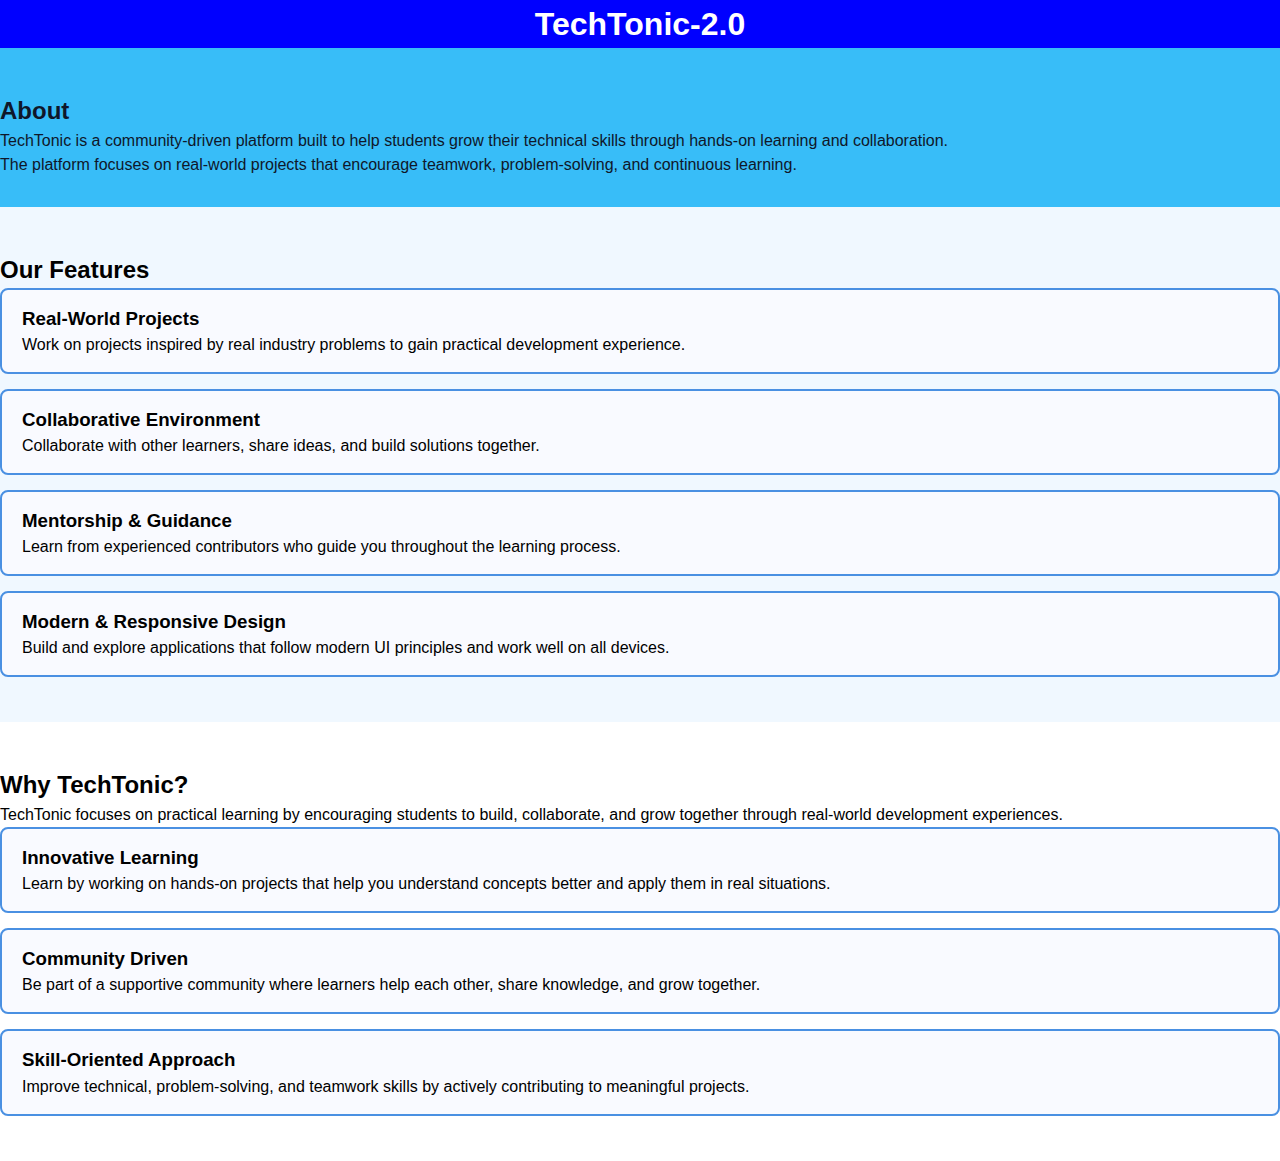
<file: contributors/IIT2025077/index.html>
<!DOCTYPE html>
<html lang="en">
  <head>
    <meta charset="UTF-8" />
    <meta name="viewport" content="width=device-width, initial-scale=1.0" />
    <title>Task 01 - Landing Section</title>
    <link rel="stylesheet" href="./style.css" />
  </head>
  <body>
    <!-- Existing content -->

    <!-- TODO: Add your new section below -->
     <div>
    <Header>
        <h1>TechTonic-2.0</h1>
     </Header>
     </div>
     <div>
     <Section class="About">
        <h2>About</h2>
        <p>TechTonic is a community-driven platform built to help students grow their technical skills through hands-on learning and collaboration.</p>
        <p>The platform focuses on real-world projects that encourage teamwork, problem-solving, and continuous learning.</p>
     </Section>
     <Section class="Features">
        <h2>Our Features</h2>
        <div>
            <h3>Real-World Projects</h3>
            <p>Work on projects inspired by real industry problems to gain practical development experience.</p>
        </div>
        <div>
        <h3>Collaborative Environment</h3>
        <p>Collaborate with other learners, share ideas, and build solutions together.</p>
        </div>
        <div>
            <h3>Mentorship & Guidance</h3>
            <p>Learn from experienced contributors who guide you throughout the learning process.</p>
        </div>
        <div>
            <h3>Modern & Responsive Design</h3>
            <p>Build and explore applications that follow modern UI principles and work well on all devices.</p>
        </div>
     </Section>
     </div>
     <Section class="Why">
        <h2>Why TechTonic?</h2>
        <p>TechTonic focuses on practical learning by encouraging students to build, collaborate, and grow together through real-world development experiences.</p>
        <article>
        <h3>Innovative Learning</h3>
        <p>
        Learn by working on hands-on projects that help you understand concepts
        better and apply them in real situations.
        </p>
        </article>
        <article>
        <h3>Community Driven</h3>
        <p>
        Be part of a supportive community where learners help each other, share knowledge, and grow together.
        </p>
        </article>
        <article>
        <h3>Skill-Oriented Approach</h3>
        <p>
        Improve technical, problem-solving, and teamwork skills by actively contributing to meaningful projects.
        </p>
        </article>
     </Section>
  </body>
</html>
</file>
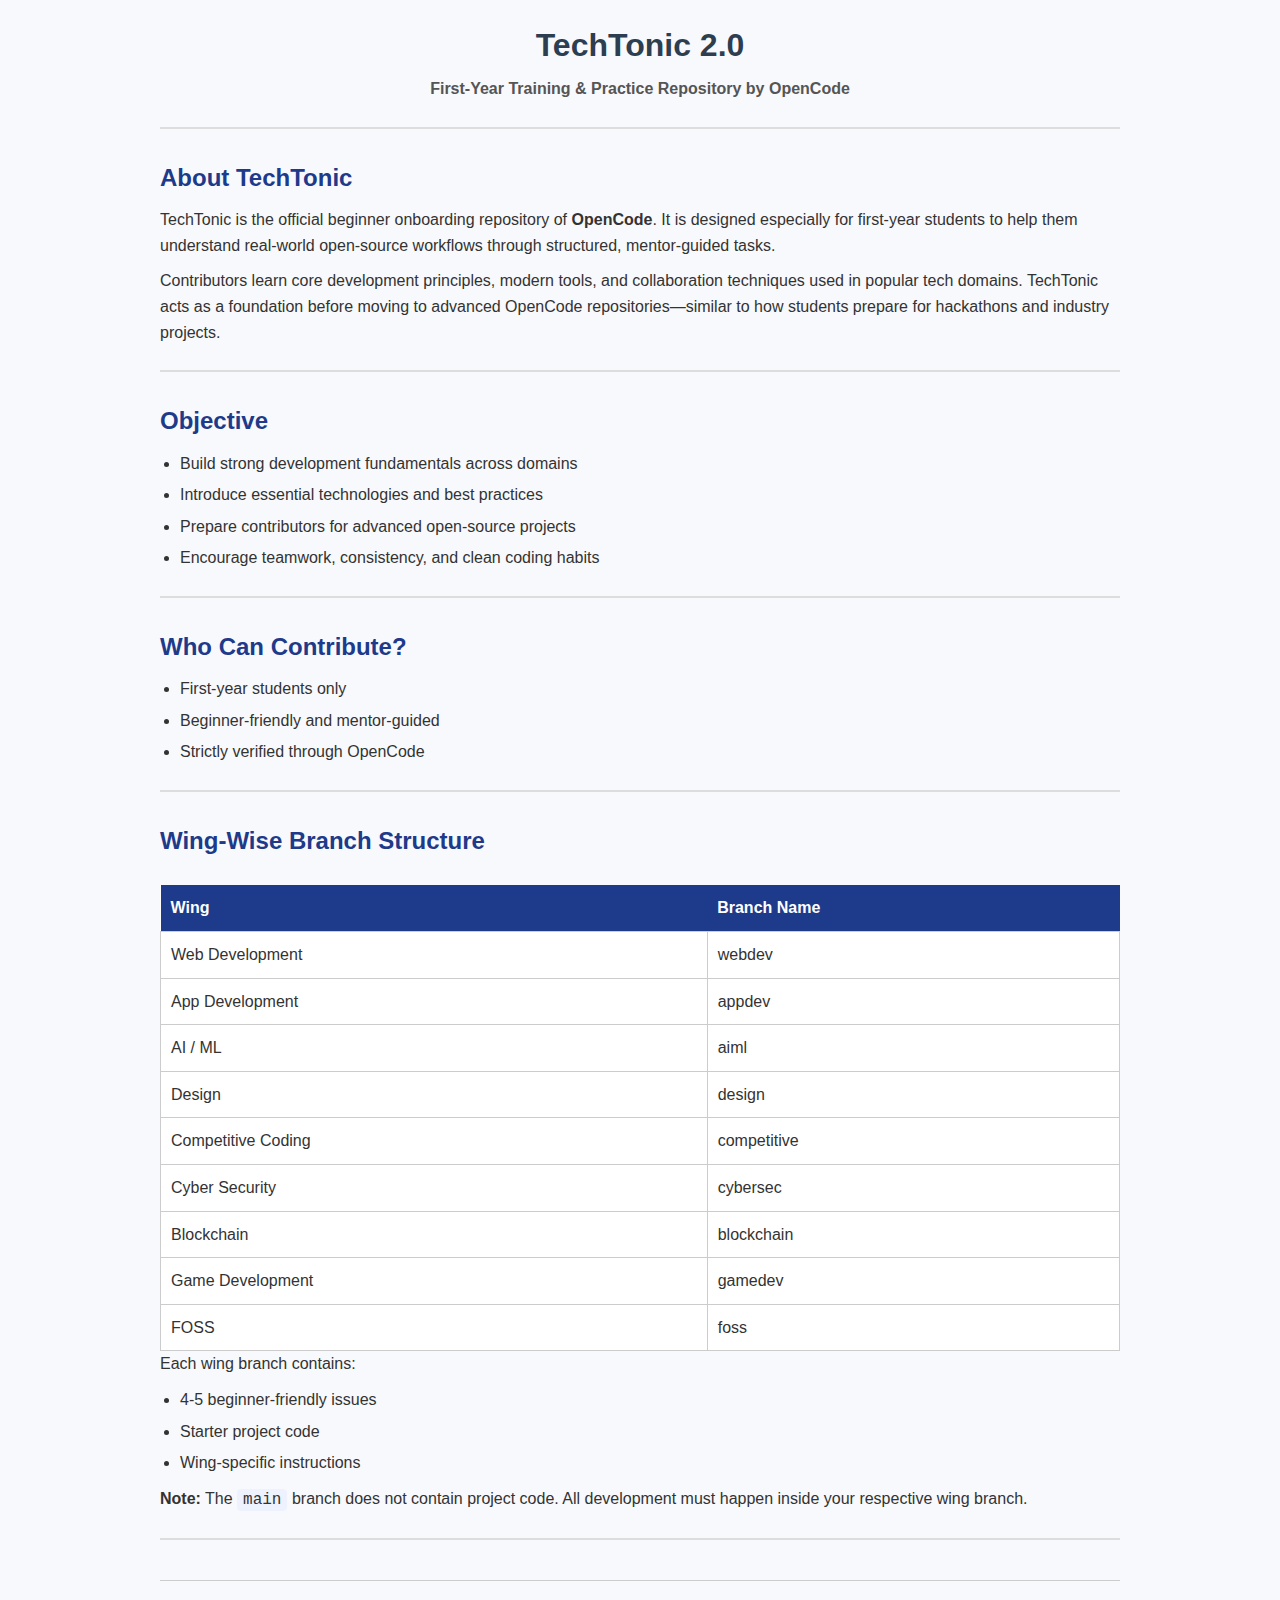
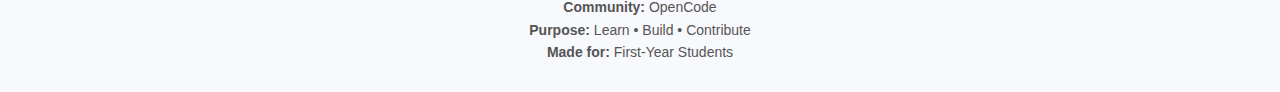
<file: webdev/contributors/task01/index.html>
<!DOCTYPE html>
<html lang="en">
<head>
    <meta charset="UTF-8">
    <meta name="viewport" content="width=device-width, initial-scale=1.0">
    <title>TechTonic 2.0 | OpenCode</title>
    <link rel="stylesheet" href="style.css">
</head>
<body>
    <div class="container">
        <h1>TechTonic 2.0</h1>
        <p class="subtitle"><strong>First-Year Training & Practice Repository by OpenCode</strong></p>
        <hr>

        <h2>About TechTonic</h2>
        <p>
            TechTonic is the official beginner onboarding repository of <strong>OpenCode</strong>.
            It is designed especially for first-year students to help them understand real-world
            open-source workflows through structured, mentor-guided tasks.
        </p>
        <p>
            Contributors learn core development principles, modern tools, and collaboration
            techniques used in popular tech domains. TechTonic acts as a foundation before
            moving to advanced OpenCode repositories—similar to how students prepare for
            hackathons and industry projects.
        </p>

        <hr>

        <h2>Objective</h2>
        <ul>
            <li>Build strong development fundamentals across domains</li>
            <li>Introduce essential technologies and best practices</li>
            <li>Prepare contributors for advanced open-source projects</li>
            <li>Encourage teamwork, consistency, and clean coding habits</li>
        </ul>

        <hr>

        <h2>Who Can Contribute?</h2>
        <ul>
            <li>First-year students only</li>
            <li>Beginner-friendly and mentor-guided</li>
            <li>Strictly verified through OpenCode</li>
        </ul>

        <hr>

        <h2>Wing-Wise Branch Structure</h2>
        <div class="table-wrapper">
            <table>
                <tr>
                    <th>Wing</th>
                    <th>Branch Name</th>
                </tr>
                <tr><td>Web Development</td><td>webdev</td></tr>
                <tr><td>App Development</td><td>appdev</td></tr>
                <tr><td>AI / ML</td><td>aiml</td></tr>
                <tr><td>Design</td><td>design</td></tr>
                <tr><td>Competitive Coding</td><td>competitive</td></tr>
                <tr><td>Cyber Security</td><td>cybersec</td></tr>
                <tr><td>Blockchain</td><td>blockchain</td></tr>
                <tr><td>Game Development</td><td>gamedev</td></tr>
                <tr><td>FOSS</td><td>foss</td></tr>
            </table>
        </div>

        <p>
            Each wing branch contains:
        </p>
        <ul>
            <li>4-5 beginner-friendly issues</li>
            <li>Starter project code</li>
            <li>Wing-specific instructions</li>
        </ul>

        <p><strong>Note:</strong> The <code>main</code> branch does not contain project code.
            All development must happen inside your respective wing branch.</p>

        <hr>

        <footer>
            <p>
                <strong>Community:</strong> OpenCode<br>
                <strong>Purpose:</strong> Learn • Build • Contribute<br>
                <strong>Made for:</strong> First-Year Students
            </p>
        </footer>

    </div>

</body>
</html>
</file>
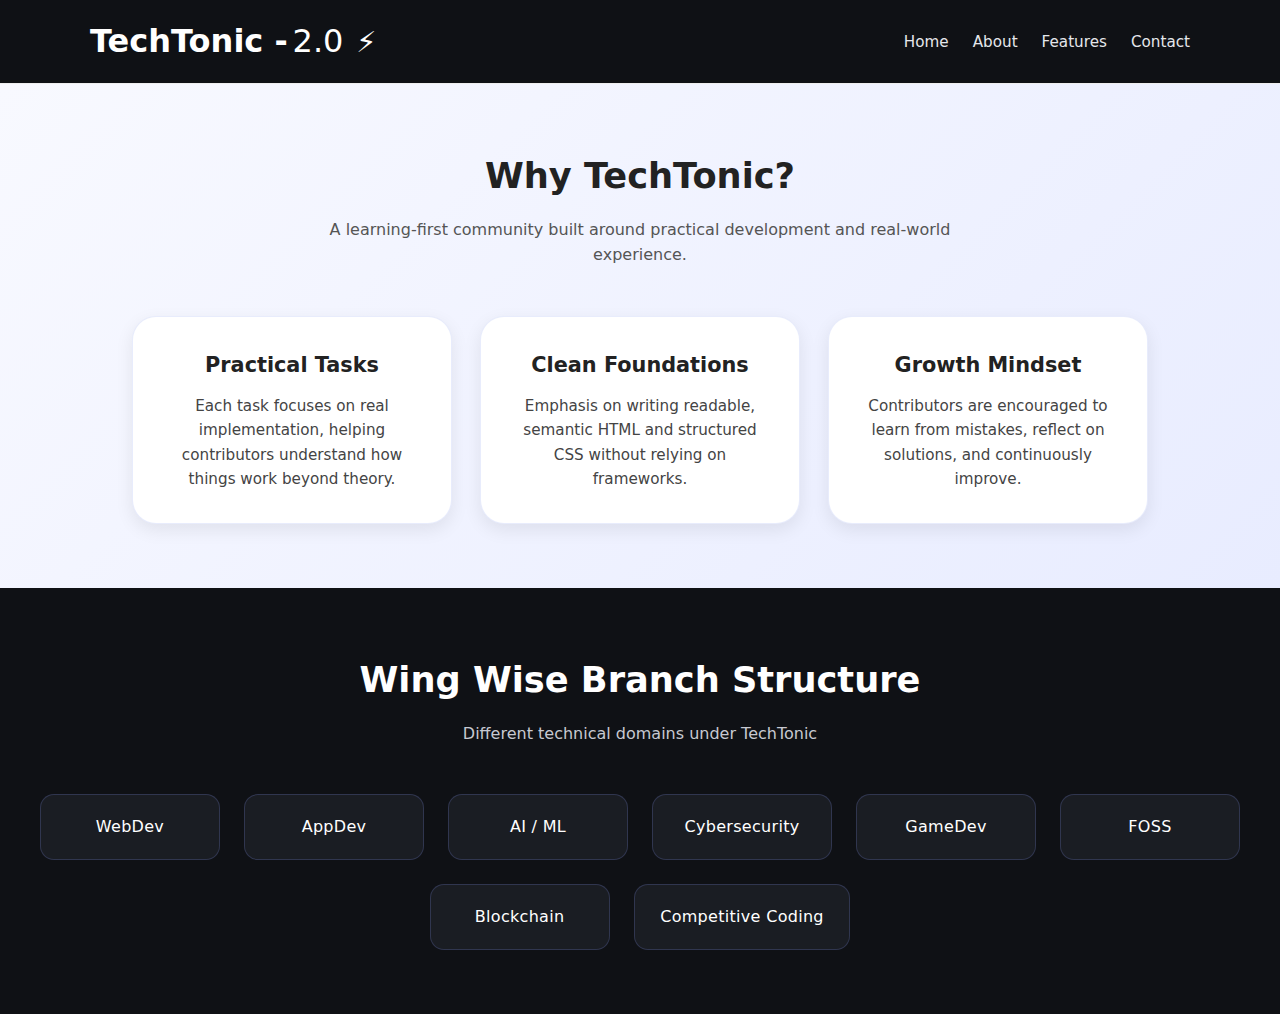
<file: webdev/contributors/IEC2025123/task-01/index.html>
<!DOCTYPE html>
<html lang="en">
<head>
  <meta charset="UTF-8" />
  <title>TechTonic</title>
  <meta name="viewport" content="width=device-width, initial-scale=1.0" />
  <link rel="stylesheet" href="style.css" />
</head>
<body>

<header class="site-header">
  <div class="header-container">
    <h1 class="site-title">
      TechTonic -<span class="version">2.0</span>
      <span class="thunder">⚡</span>
    </h1>

    <nav class="site-nav">
      <ul>
        <li><a href="#">Home</a></li>
        <li><a href="#about">About</a></li>
        <li><a href="#features">Features</a></li>
        <li><a href="#contact">Contact</a></li>
      </ul>
    </nav>
  </div>
</header>


  <main>
    <section class="why-techtonic">
      
      <header class="section-header">
        <h2>Why TechTonic?</h2>
        <p>
          A learning-first community built around practical development
          and real-world experience.
        </p>
      </header>

      <article class="features">

        <div class="feature-card">
          <h3>Practical Tasks</h3>
          <p>
            Each task focuses on real implementation, helping contributors
            understand how things work beyond theory.
          </p>
        </div>

        <div class="feature-card">
          <h3>Clean Foundations</h3>
          <p>
            Emphasis on writing readable, semantic HTML and structured CSS
            without relying on frameworks.
          </p>
        </div>

        <div class="feature-card">
          <h3>Growth Mindset</h3>
          <p>
            Contributors are encouraged to learn from mistakes, reflect on
            solutions, and continuously improve.
          </p>
        </div>

      </article>
    </section>

	<section class="wings" id="features">
  <header class="section-header">
    <h2>Wing Wise Branch Structure</h2>
    <p>Different technical domains under TechTonic</p>
  </header>

  <article class="wings-container">
    <div class="wing-card">WebDev</div>
    <div class="wing-card">AppDev</div>
    <div class="wing-card">AI / ML</div>
    <div class="wing-card">Cybersecurity</div>
    <div class="wing-card">GameDev</div>
    <div class="wing-card">FOSS</div>
    <div class="wing-card">Blockchain</div>
    <div class="wing-card">Competitive Coding</div>
  </article>
</section>

  </main>

</body>
</html>
</file>
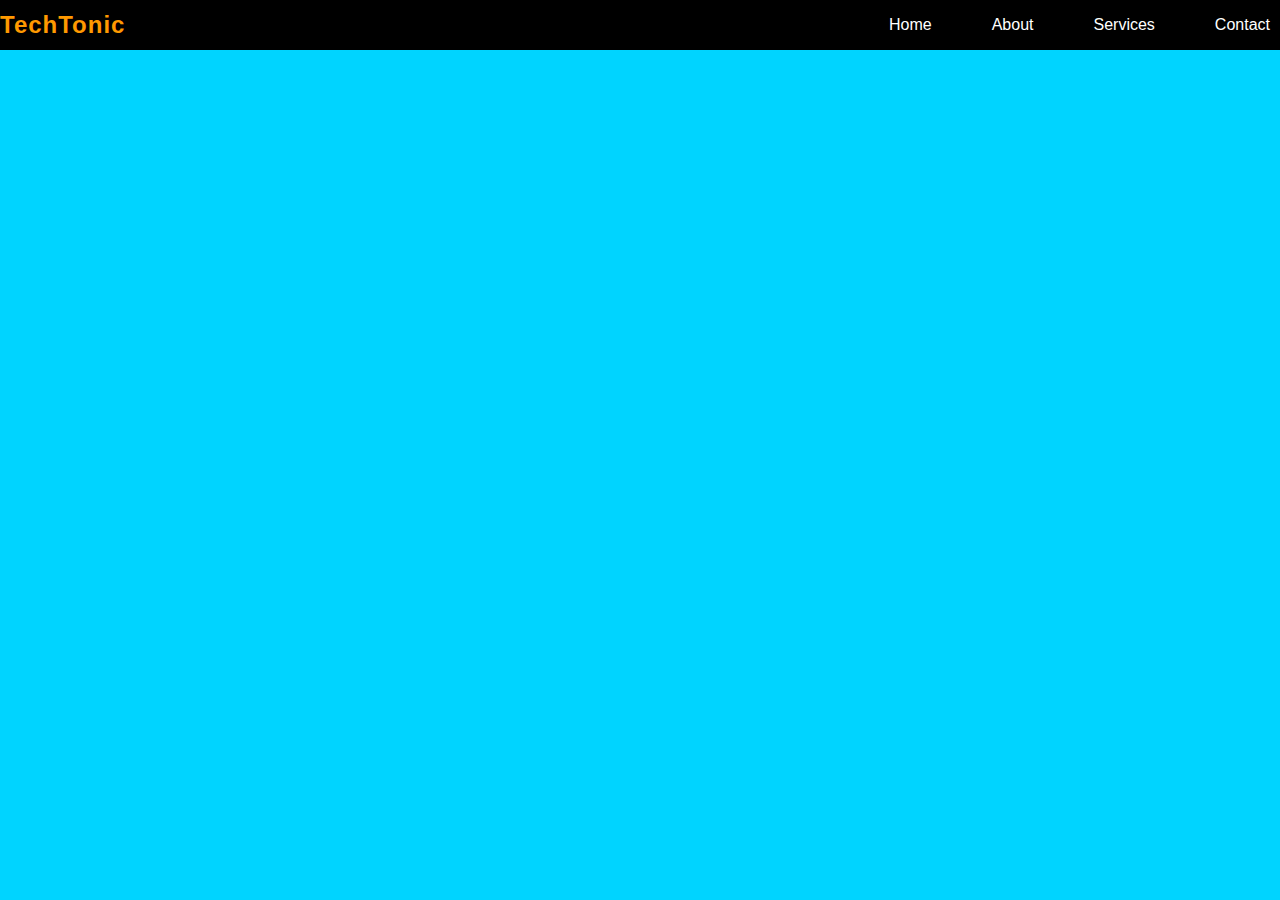
<file: webdev/contributors/IIT2025077/task-02/index.html>
<!DOCTYPE html>
<html lang="en">
  <head>
    <meta charset="UTF-8" />
    <meta name="viewport" content="width=device-width, initial-scale=1.0" />
    <title>Task 02 - Navbar</title>
    <link rel="stylesheet" href="style.css" />
  </head>
  <body>
    <!-- TODO: Navbar goes here -->
    <header>
        <div class="navbar">
            <div class="logo">TechTonic</div>
            <div id="navlinks" class="navlinks">
            <a href="#home">Home</a>
            <a href="#about">About</a>
            <a href="#services">Services</a>
            <a href="#contact">Contact</a>
            </div>
        <div id="hamburger" class="hamburger">☰</div>
        </div>
     </header>
    <script src="script.js"></script>
  </body>
</html>
</file>
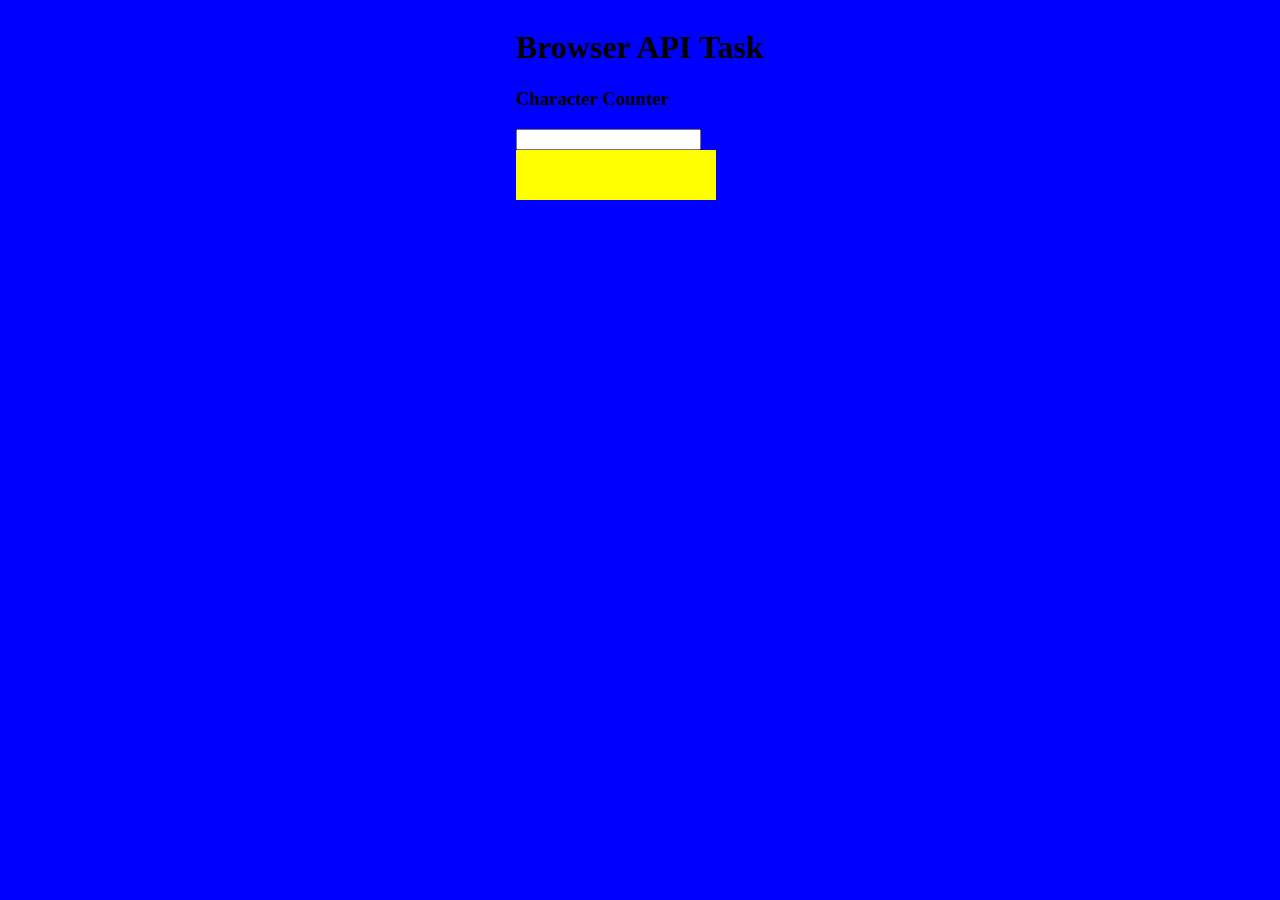
<file: webdev/contributors/IIT2025077/task-05/index.html>
<!DOCTYPE html>
<html lang="en">
<head>
  <meta charset="UTF-8" />
  <title>Browser API Task</title>
  <meta name="viewport" content="width=device-width, initial-scale=1.0" />
  <link rel="stylesheet" href="style.css" />
</head>
<body>
  <div class="app">
    <h1>Browser API Task</h1>

    <!-- TODO:
      Depending on the feature you choose, decide what UI you need.
      Examples:
      - textarea + button (clipboard / counter)
      - status badge (network / offline detection)
    -->
    <h3>Character Counter</h3>
    <div>
        <input type="text">
    </div>
    <div id="output">
      <!-- TODO: Show dynamic result here -->
    </div>
  </div>

  <script src="script.js"></script>
</body>
</html>
</file>
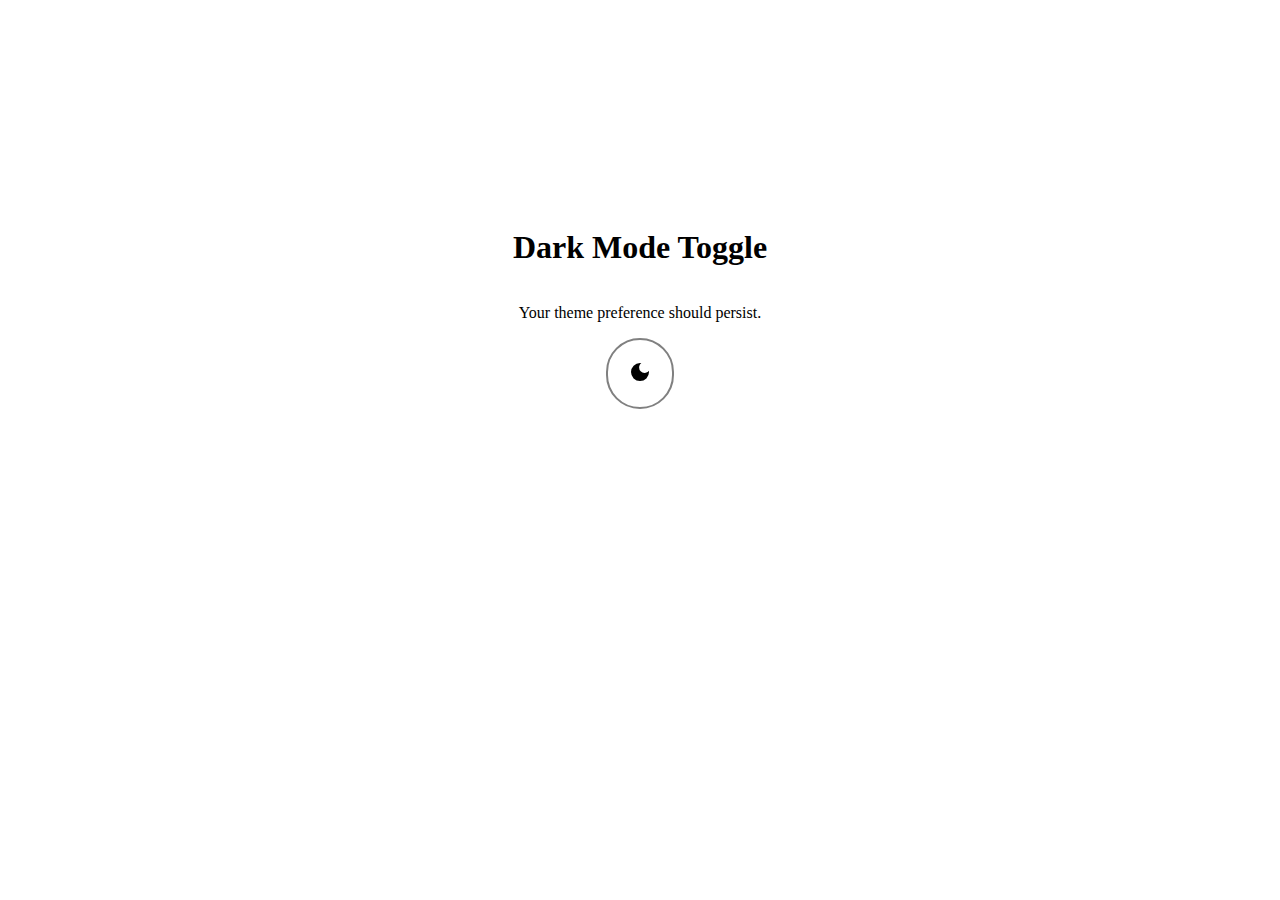
<file: webdev/contributors/IIT2025232/task-04/index.html>
<!DOCTYPE html>
<html lang="en">
<head>
  <meta charset="UTF-8" />
  <title>Dark Mode Task</title>
  <meta name="viewport" content="width=device-width, initial-scale=1.0" />
  <link rel="stylesheet" href="style.css" />
</head>
<body>
  <div class="app">
    <h1>Dark Mode Toggle</h1>
    <p>Your theme preference should persist.</p>
    <button id="theme-toggle">
  <svg xmlns="http://www.w3.org/2000/svg" height="24px" viewBox="0 -960 960 960" width="24px" fill="#e3e3e3"><path d="M480-280q-83 0-141.5-58.5T280-480q0-83 58.5-141.5T480-680q83 0 141.5 58.5T680-480q0 83-58.5 141.5T480-280ZM200-440H40v-80h160v80Zm720 0H760v-80h160v80ZM440-760v-160h80v160h-80Zm0 720v-160h80v160h-80ZM256-650l-101-97 57-59 96 100-52 56Zm492 496-97-101 53-55 101 97-57 59Zm-98-550 97-101 59 57-100 96-56-52ZM154-212l101-97 55 53-97 101-59-57Z"/></svg>
  <svg xmlns="http://www.w3.org/2000/svg" height="24px" viewBox="0 -960 960 960" width="24px" fill="#e3e3e3"><path d="M480-120q-150 0-255-105T120-480q0-150 105-255t255-105q14 0 27.5 1t26.5 3q-41 29-65.5 75.5T444-660q0 90 63 153t153 63q55 0 101-24.5t75-65.5q2 13 3 26.5t1 27.5q0 150-105 255T480-120Z"/></svg>
    </button>
  <script src="script.js" defer></script>
</body>
</html>
</file>
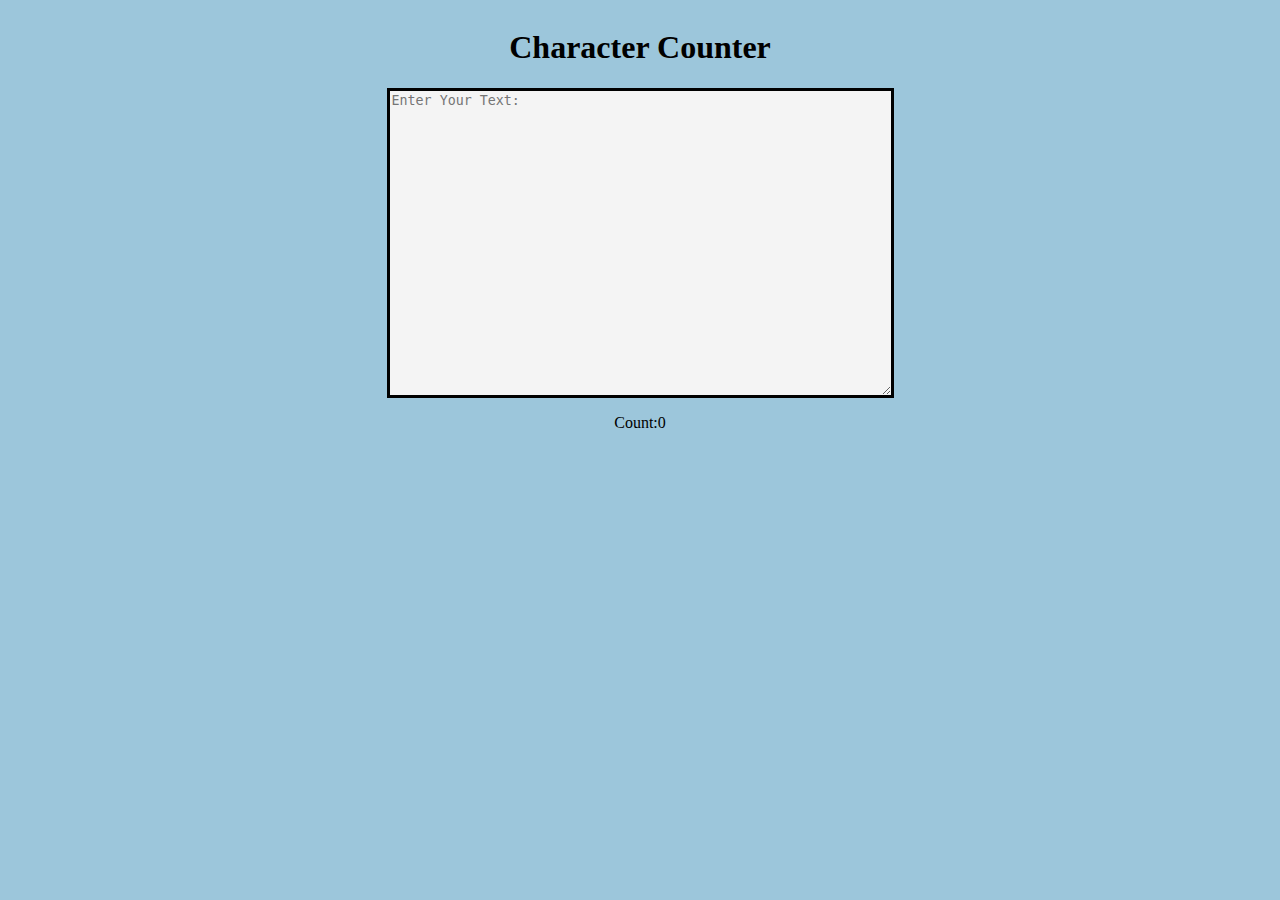
<file: webdev/contributors/IIT2025232/task-05/index.html>
<!DOCTYPE html>
<html lang="en">
<head>
  <meta charset="UTF-8" />
  <title>Character Counter</title>
  <meta name="viewport" content="width=device-width, initial-scale=1.0" />
  <link rel="stylesheet" href="style.css" />
</head>
<body>
  <div class="app">
    <h1>Character Counter</h1>

    <!-- TODO:
      Depending on the feature you choose, decide what UI you need.
      Examples:
      - textarea + button (clipboard / counter)
      - status badge (network / offline detection)
    -->
      <textarea id="input" rows="20" cols="60" placeholder="Enter Your Text: "></textarea>
    <div id="output">
      <!-- TODO: Show dynamic result here -->
       <p id="out">Count:0</p>
    </div>
  </div>

  <script src="script.js"></script>
</body>
</html>
</file>
<file: contributors/IIT2025077/style.css>
/* Base styles */
* {
  margin: 0;
  padding: 0;
  box-sizing: border-box;
}

body {
  font-family: sans-serif;
  line-height: 1.5;
}
Header{
    background-color: blue;
    color:white;
    text-align: center;
}
.About{
    background-color: rgb(55, 168, 255);
}
.Features{
    background-color: aliceblue;
}
.Why{
    background-color: white;
}
Section{
    padding-top:45px; 
    padding-bottom: 30px;
}
.About {
  background-color: #38bdf8;
  color: #0f172a;
}

.About h2 {
  color: #0f172a;
}

.about p {
  font-size: 16px;
}
.features {
  background-color: #f1f5f9;
}

.features h2 {
  text-align: center;
  margin-bottom: 40px;
}

.features > div {
  max-width: 1000px;
  margin: auto;
}
.features h3 {
  margin-top: 25px;
  color: #0f172a;
}
.why {
  background-color: #ffffff;
}

.why h2 {
  text-align: center;
}

.why h3 {
  margin-top: 25px;
  color: #1e40af;
}
article {
    border: 2px solid #4A90E2; 
    border-radius: 8px;          
    padding: 15px 20px;          
    margin-bottom: 15px;         
    background-color: #f9faff; 
}
.Features div{
    border: 2px solid #4A90E2; 
    border-radius: 8px;          
    padding: 15px 20px;          
    margin-bottom: 15px;         
    background-color: #f9faff; 
}
</file>
<file: webdev/contributors/task01/style.css>
* {
    margin: 0;
    padding: 0;
    box-sizing: border-box;
}

body {
    font-family: Arial, Helvetica, sans-serif;
    background-color: #f8f9fc;
    color: #333;
    line-height: 1.6;
}

.container {
    max-width: 1000px;
    margin: auto;
    padding: 20px;
}

h1 {
    text-align: center;
    color: #2c3e50;
    margin-bottom: 5px;
}

.subtitle {
    text-align: center;
    font-size: 16px;
    color: #555;
    margin-bottom: 20px;
}

h2 {
    color: #1e3a8a;
    margin-top: 30px;
    margin-bottom: 10px;
}

p {
    margin-bottom: 10px;
}

hr {
    margin: 25px 0;
    border: none;
    height: 2px;
    background-color: #ddd;
}

ul {
    margin-left: 20px;
    margin-bottom: 10px;
}

li {
    margin-bottom: 6px;
}

.table-wrapper {
    overflow-x: auto;
}

table {
    width: 100%;
    min-width: 500px;
    border-collapse: collapse;
    margin-top: 15px;
    background-color: #ffffff;
}

th {
    background-color: #1e3a8a;
    color: #ffffff;
    text-align: left;
    padding: 10px;
}

td {
    padding: 10px;
    border: 1px solid #ccc;
}

code {
    background-color: #eef2ff;
    padding: 2px 6px;
    border-radius: 4px;
    font-family: Consolas, monospace;
}

footer {
    margin-top: 40px;
    padding-top: 15px;
    border-top: 1px solid #ccc;
    text-align: center;
    font-size: 14px;
    color: #555;
}

@media (max-width: 600px) {
    .container {
        padding: 15px;
    }

    h1 {
        font-size: 24px;
    }

    h2 {
        font-size: 18px;
    }

    p, li {
        font-size: 14px;
    }

    footer {
        font-size: 13px;
    }
}
</file>
<file: webdev/contributors/IIT2025077/task-02/style.css>
/* Base styles */
* {
  margin: 0;
  padding: 0;
  box-sizing: border-box;
}

body {
  font-family: sans-serif;
  line-height: 1.5;
}

.navbar{
    display: flex;
    justify-content: flex-start;
    align-items: center;
    background-color: black;
    height: 50px;
}
.logo{
    font-size: 1.5rem;
    font-weight: 700;
    letter-spacing: 1px;
    color: #ff9900;
}
.navlinks{
    display:flex;
    justify-content: space-evenly;
    gap: 50px;
    font-family: 'Poppins', sans-serif;
    margin-left: auto;
}
.navlinks a{
    color: white;
    text-decoration: none;
    font-size: 16px;
    padding-right: 10px;
    transition: color 0.3s ease;
    font-weight: 500;
    cursor: pointer;
}
.navlinks a:hover{
  text-decoration: underline;
  color: #00d4ff;
  transition: color 0.3s ease;
}
.hamburger {
  display: none;
  font-size: 24px;
  color: white;
  cursor: pointer;
}
@media (max-width: 768px) {
    .navlinks {
        display: none; 
        flex-direction: column;
        position: absolute;
        background-color: #111;
        height: 100%;
        z-index: 999; 
        right: 0;
        width: 70px;
        top: 50px;     
        margin-left: auto;
        padding-right: 10px;
    }
    .hamburger{
        display: block;
        margin-left: auto;
    }
}

.navlinks.active {
  display: flex;
}
body{
    background-color: #00d4ff;
}
</file>
<file: webdev/contributors/IIT2025077/task-05/style.css>
/* TODO:
  Add styles required by your chosen feature.
  Keep it simple and readable.
*/
body{
    display: flex;
    flex-direction: column;
    align-items: center;
    justify-content: center;
    background-color: blue;
}
#output{
    background-color: yellow;
    width: 200px;
    height: 50px;
}
</file>
<file: webdev/contributors/IIT2025232/task-04/style.css>
/* TODO:
  Add styles
  Keep it simple and readable.
*/
:root
{
  --base-color:white;
  --text-color: black;
}


.darkmode
{
  --base-color:black;
  --text-color: white;
}
body
{
  background-color: var(--base-color);
  color: var(--text-color);
}
.app
{
  display: flex;
  flex-direction: column;
  justify-content: center;
  align-items: center;
  padding: 200px;
}

button:hover
{
  cursor: pointer;
}

#theme-toggle
{
  padding: 20px;
  border: 2px solid grey;
  border-radius: 40px;
  background-color: var(--base-color);
}
#theme-toggle svg
{
  fill: var(--text-color);
}
#theme-toggle svg:first-child
{
  display: none;
}

.darkmode #theme-toggle svg:last-child
{
  display: none;
}
.darkmode #theme-toggle svg:first-child
{
  display: block;
}
</file>
<file: webdev/contributors/IIT2025232/task-05/style.css>
/* TODO:
  Add styles required by your chosen feature.
  Keep it simple and readable.
*/
body
{
  background-color: #9CC6DB;
}
.app
{
  display: flex;
  justify-items: center;
  align-items: center;
  flex-direction: column;
  flex-wrap: wrap;
}
#input
{
  background-color: #F4F4F4;
  border: 3px solid black;
}
</file>
<file: webdev/contributors/IEC2025123/task-01/style.css>
/* ===== Base Reset ===== */
* {
  margin: 0;
  padding: 0;
  box-sizing: border-box;
}

body {
  font-family: system-ui, -apple-system, BlinkMacSystemFont, sans-serif;
  color: #222;
  background-color: #ffffff;
  line-height: 1.6;
}

/* ===== Section ===== */
.why-techtonic {
  padding: 4rem 1.5rem;
  background: linear-gradient(135deg, #f8f9ff, #e8ecff);
}

/* ===== Section Header ===== */
.section-header {
  max-width: 700px;
  margin: 0 auto 3rem;
  text-align: center;
}

.section-header h2 {
  font-size: 2.2rem;
  margin-bottom: 0.75rem;
}

.section-header p {
  font-size: 1rem;
  color: #555;
}

/* ===== Features Layout ===== */
.features {
  display: flex;
  gap: 1.75rem;
  justify-content: center;
  flex-wrap: wrap;
}

/* ===== Feature Cards ===== */
.feature-card {
  background-color: #ffffff;
  max-width: 320px;
  padding: 2rem 1.75rem;
  border-radius: 24px;
  border: 1px solid rgba(102, 126, 234, 0.15);
  box-shadow: 0 6px 18px rgba(0, 0, 0, 0.08);
  transition: transform 0.3s ease, box-shadow 0.3s ease;
  text-align: center;
}

.feature-card h3 {
  font-size: 1.3rem;
  margin-bottom: 0.75rem;
}

.feature-card p {
  font-size: 0.95rem;
  color: #444;
}

/* ===== Hover Effect ===== */
.feature-card:hover {
  transform: translateY(-6px);
  box-shadow: 0 14px 32px rgba(0, 0, 0, 0.15);
}

/* ===== Responsive ===== */
@media (max-width: 640px) {
  .section-header h2 {
    font-size: 1.7rem;
  }

  .features {
    flex-direction: column;
    align-items: center;
  }
}

/* ===== Website Header ===== */
.site-header {
  padding: 1.5rem 1rem;
  text-align: center;
  background-color: #ffffff;
  border-bottom: 1px solid #eee;
}

.site-title {
  font-size: 1.0rem;
  font-weight: 700;
  color: #222;
}

.site-title .version {
  font-size: 2.4rem;
  font-weight: 700;
  margin-left: 0.3rem;
}

.site-title .thunder {
  margin-left: 0.1rem;
  font-size: 1.8rem;
}

@media (max-width: 640px) {
  .site-title {
    font-size: 1.9rem;
  }
}

/* ===== Site Header (Dark) ===== */
.site-header {
  background-color: #0f1115;
  padding: 1rem 1.5rem;
}

.header-container {
  max-width: 1100px;
  margin: 0 auto;
  display: flex;
  align-items: center;
  justify-content: space-between;
  flex-wrap: wrap;
}

/* Logo / Title */
.site-title {
  color: #ffffff;
  font-size: 2rem;
  font-weight: 700;
}

.site-title .version {
  font-size: 2.0rem;
  font-weight: 500;
}

.site-title .thunder {
  margin-left: 0.1rem;
}

/* Navigation */
.site-nav ul {
  list-style: none;
  display: flex;
  gap: 1.5rem;
}

.site-nav a {
  text-decoration: none;
  color: #e5e7eb;
  font-size: 0.95rem;
  transition: color 0.2s ease;
}

.site-nav a:hover {
  color: #8b9cff;
}

/* ===== Responsive Navbar ===== */
@media (max-width: 640px) {
  .header-container {
    flex-direction: column;
    gap: 0.75rem;
  }

  .site-nav ul {
    gap: 1rem;
  }
}

/* ===== Wing Wise Branch Structure ===== */
.wings {
  padding: 4rem 1.5rem;
  background-color: #0f1115;
  color: #ffffff;
}

.wings .section-header h2 {
  color: #ffffff;
}

.wings .section-header p {
  color: #c7c9d1;
}

/* Wings Layout */
.wings-container {
  margin-top: 3rem;
  display: flex;
  gap: 1.5rem;
  flex-wrap: wrap;
  justify-content: center;
}

/* Wing Cards */
.wing-card {
  background-color: #1a1d23;
  padding: 1.2rem 1.6rem;
  min-width: 180px;
  text-align: center;
  border-radius: 14px;
  font-weight: 500;
  letter-spacing: 0.3px;
  border: 1px solid rgba(139, 156, 255, 0.2);
  transition: transform 0.3s ease, background-color 0.3s ease;
}

.wing-card:hover {
  transform: translateY(-4px);
  background-color: #222633;
}

/* Responsive */
@media (max-width: 640px) {
  .wing-card {
    width: 100%;
    max-width: 320px;
  }
}
</file>
